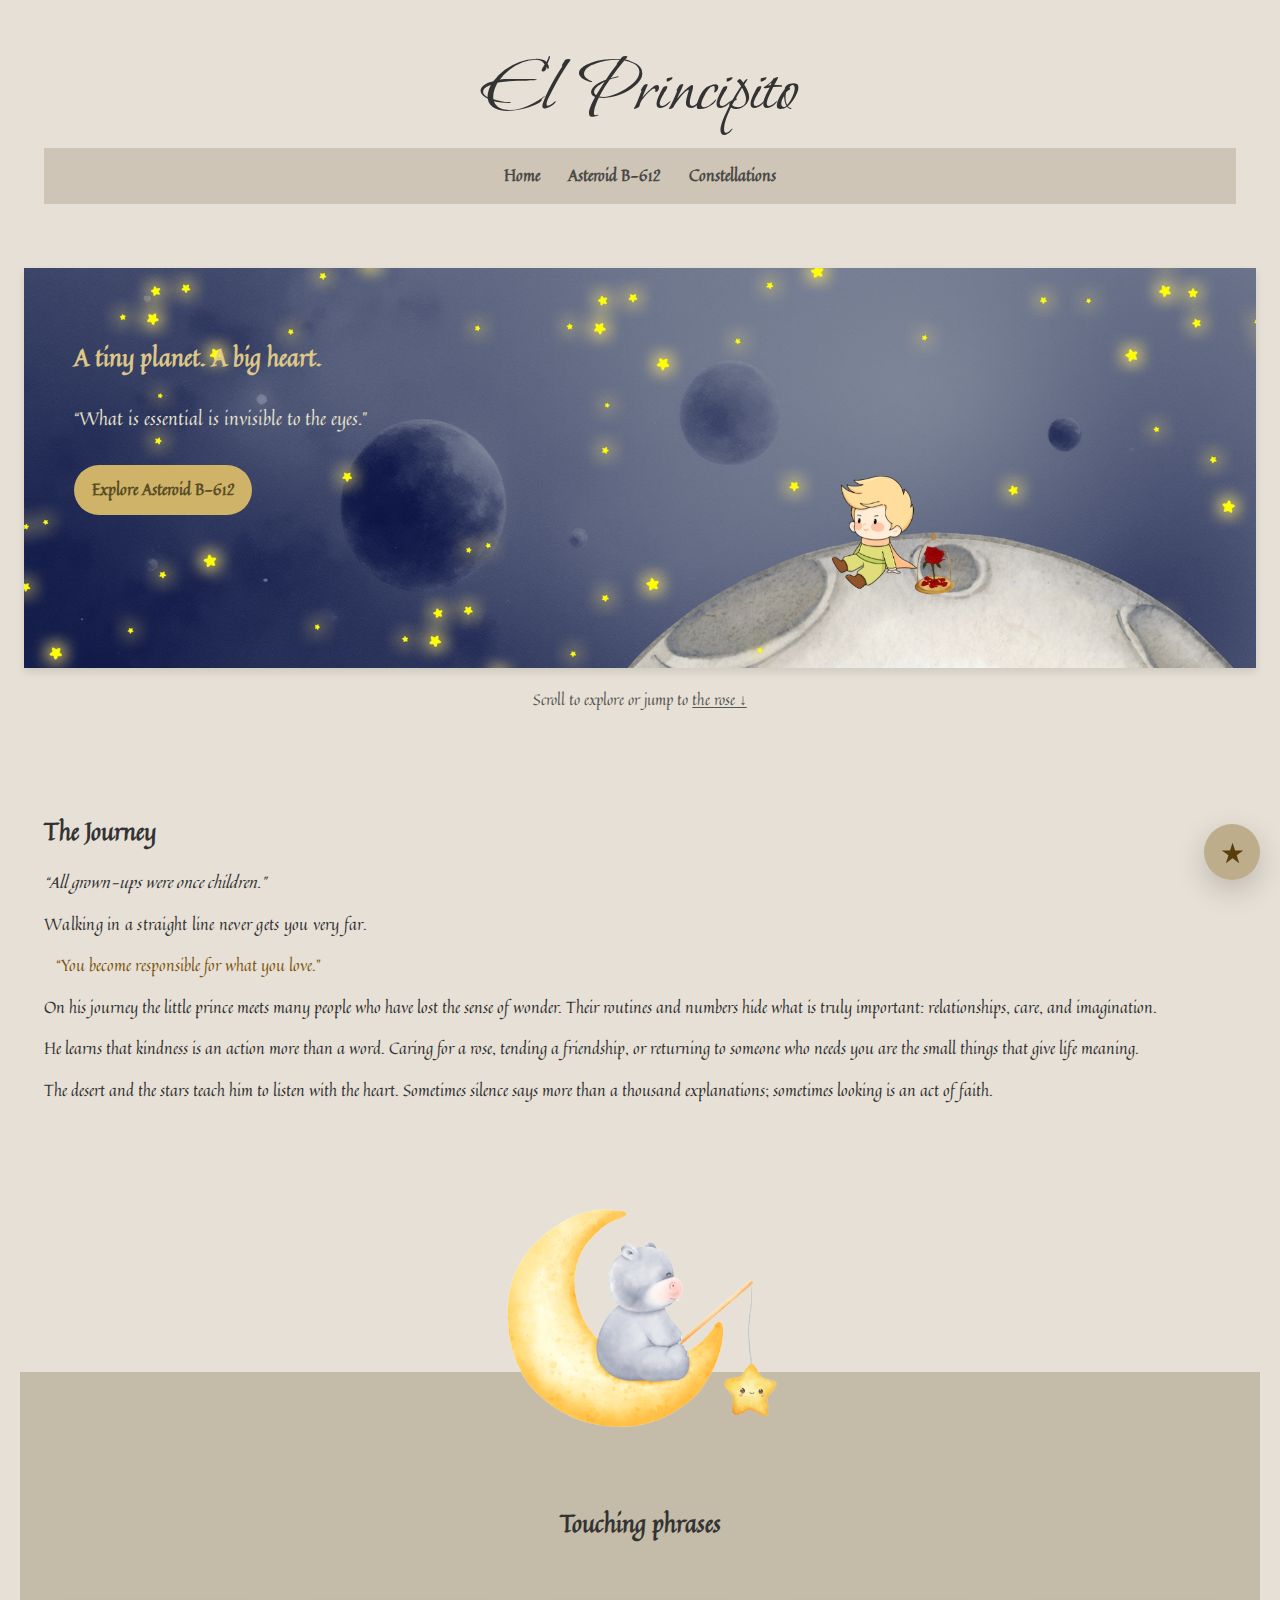
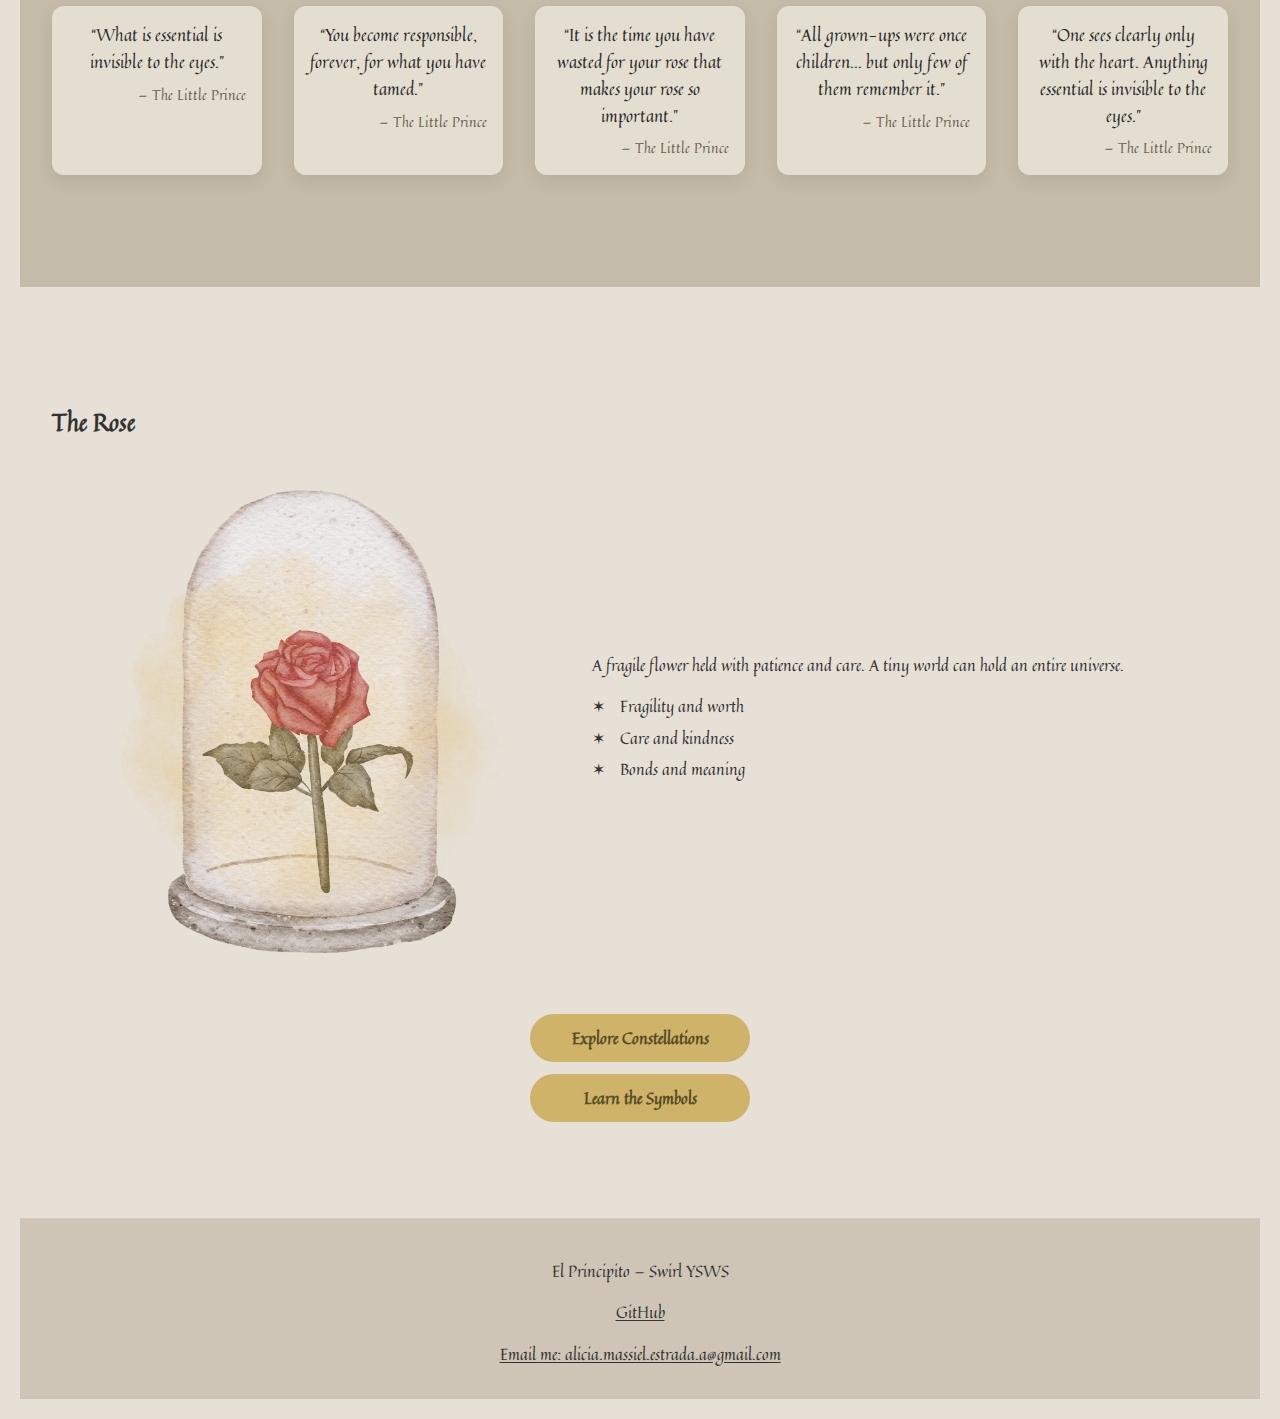
<file: index.html>
<!DOCTYPE html>
<html lang="en">

<head>
    <meta charset="UTF-8">
    <meta name="viewport" content="width=device-width, initial-scale=1.0">
    <title>El Principito</title>
    <link rel="icon" type="image/png" href="assets/favicon.png">
    <link rel="stylesheet" href="css/styles.css">
</head>

<body>
    <header>
        <div class="container">
            <h1 class="brand">El Principito</h1>
            <nav class="nav">
                <a href="index.html">Home</a>
                <a href="asteroide-b612.html">Asteroid B-612</a>
                <a href="constelaciones.html">Constellations</a>
            </nav>
        </div>
    </header>

    <main>
        <section class="hero container">
            <div class="image-background">
                <div class="hero-grid">

                    <div class="hero-copy">
                        <h2 class="subtitle">A tiny planet. A big heart.</h2>
                        <p class="lead">“What is essential is invisible to the eyes.”</p>
                        <div class="cta-row">
                            <a href="asteroide-b612.html" class="btn">Explore Asteroid B-612</a>
                        </div>
                    </div>
                </div>
            </div>
            <p class="meta">Scroll to explore or jump to <a href="#rose">the rose ↓</a></p>
        </section>


        <section class="container long" id="journey">
            <h2>The Journey</h2>
            <p class="p1">“All grown-ups were once children.”</p>
            <p class="p2">Walking in a straight line never gets you very far.</p>
            <p class="p3">“You become responsible for what you love.”</p>
            <p>On his journey the little prince meets many people who have lost the sense of wonder. Their routines and
                numbers hide what is truly important: relationships, care, and imagination.</p>
            <p>He learns that kindness is an action more than a word. Caring for a rose, tending a friendship, or
                returning to someone who needs you are the small things that give life meaning.</p>
            <p>The desert and the stars teach him to listen with the heart. Sometimes silence says more than a thousand
                explanations; sometimes looking is an act of faith.</p>

        </section>


        <img src="assets/favicon.png" alt="Osito en una luna" loading="lazy" id="quote-img">
        <section class="container" id="quotes">

            <h2>Touching phrases</h2>
            <div class="flashcards">
                <article class="card">
                    <p class="quote">“What is essential is invisible to the eyes.”</p>
                    <p class="attrib">— The Little Prince</p>
                </article>

                <article class="card">
                    <p class="quote">“You become responsible, forever, for what you have tamed.”</p>
                    <p class="attrib">— The Little Prince</p>
                </article>

                <article class="card">
                    <p class="quote">“It is the time you have wasted for your rose that makes your rose so important.”
                    </p>
                    <p class="attrib">— The Little Prince</p>
                </article>

                <article class="card">
                    <p class="quote">“All grown-ups were once children... but only few of them remember it.”</p>
                    <p class="attrib">— The Little Prince</p>
                </article>

                <article class="card">
                    <p class="quote">“One sees clearly only with the heart. Anything essential is invisible to the
                        eyes.”</p>
                    <p class="attrib">— The Little Prince</p>
                </article>
            </div>
        </section>

        <section class="container" id="rose">
            <h2>The Rose</h2>

            <div class="panel">
                <img class="panel-img" src="assets/rose.png" alt="A gentle rose under glass" loading="lazy">

                <div class="panel-txt">
                    <p>A fragile flower held with patience and care.
                        A tiny world can hold an entire universe.</p>

                    <ul class="check">
                        <li>Fragility and worth</li>
                        <li>Care and kindness</li>
                        <li>Bonds and meaning</li>
                    </ul>
                </div>
            </div>

            <div class="cta-row">
                <button class="btn" href="constellations.html">Explore Constellations</button>
                <button class="btn ghost" href="asteroid-b612.html">Learn the Symbols</button>
            </div>
        </section>
    </main>

    <footer class="site-footer">
        <p>El Principito — Swirl YSWS</p>
        <p>
            <a href="https://github.com/AliciaEA/el-principito" target="_blank">GitHub</a>
        </p>
        <a href="mailto:alicia.massiel.estrada.a@gmail.com">Email me: alicia.massiel.estrada.a@gmail.com</a>
    </footer>


<button id="magic-btn" aria-label="Make it rain stars" title="Make it rain stars">★</button>
<script src="js/magic.js" defer></script>

</body>

</html>
</file>
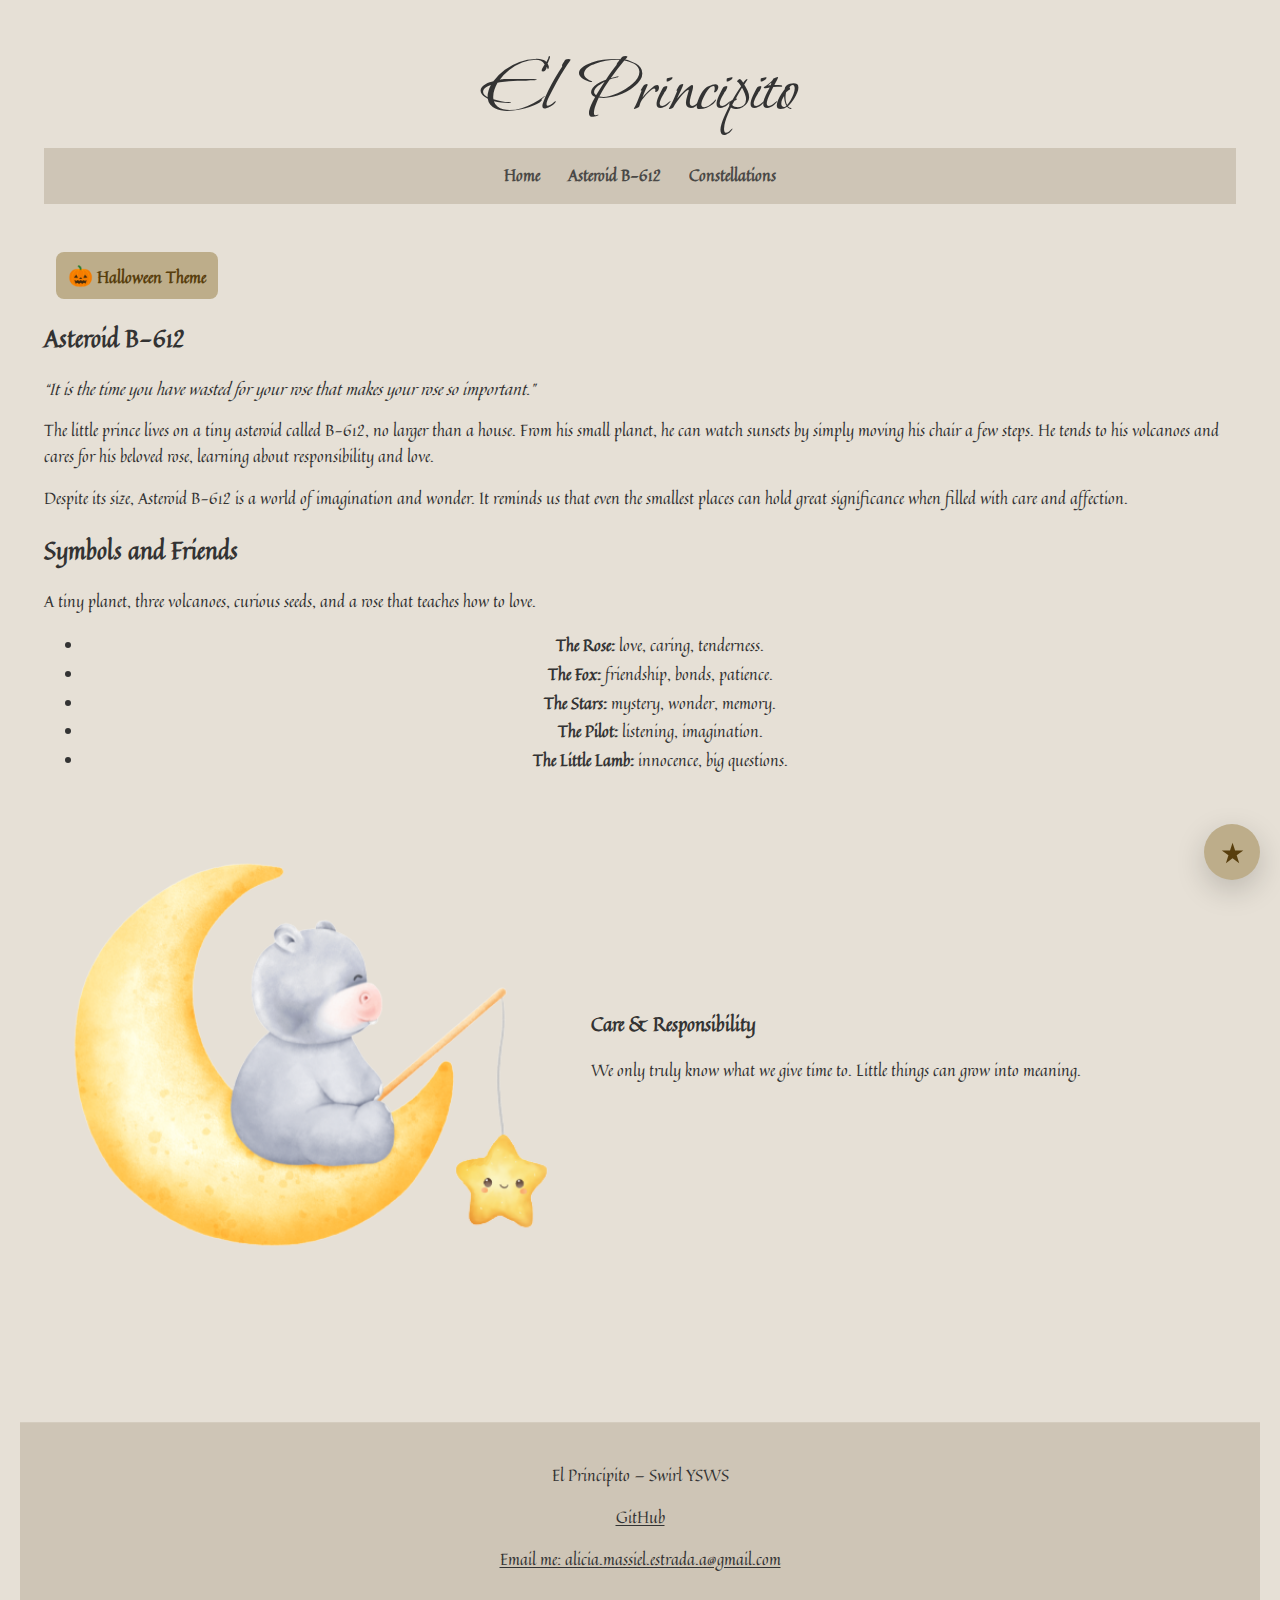
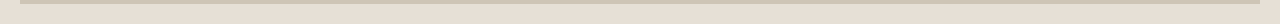
<file: asteroide-b612.html>
<!DOCTYPE html>
<html lang="en">

<head>
    <meta charset="UTF-8">
    <meta name="viewport" content="width=device-width, initial-scale=1.0">
    <title>Asteroid B-612</title>
    <link rel="icon" type="image/png" href="assets/favicon.png">
    <link rel="stylesheet" href="css/styles.css">
    <link rel="stylesheet" href="css/halloween.css" id="halloween-stylesheet" disabled> 
</head>

<body>
    <header>
        <div class="container">
            <h1 class="brand">El Principito</h1>
            <nav class="nav">
                <a href="index.html">Home</a>
                <a href="asteroide-b612.html">Asteroid B-612</a>
                <a href="constelaciones.html">Constellations</a>
                <a href="halloween.html" id="secret-halloween">Halloween</a>
            </nav>
        </div>
    </header>

    <main class="container">
        <div class="toggle-container">
            <button id="halloween-toggle" class="toggle-button" onclick="toggleTheme()">
                <span class="icon" style="font-size: 1.26rem;">🎃</span>
                <span>Halloween Theme</span>
            </button>
        </div>
        <article>
            <h2>Asteroid B-612</h2>
            <p class="p1">“It is the time you have wasted for your rose that makes your rose so important.”</p>
            <p>The little prince lives on a tiny asteroid called B-612, no larger than a house. From his small planet,
                he can watch sunsets by simply moving his chair a few steps. He tends to his volcanoes and cares for his
                beloved rose, learning about responsibility and love.</p>
            <p>Despite its size, Asteroid B-612 is a world of imagination and wonder. It reminds us that even the
                smallest places can hold great significance when filled with care and affection.</p>
        </article>

        <section>
            <h2>Symbols and Friends</h2>
            <p>A tiny planet, three volcanoes, curious seeds,
                and a rose that teaches how to love.</p>

            <ul class="symbols">
                <li><strong>The Rose:</strong> love, caring, tenderness.</li>
                <li><strong>The Fox:</strong> friendship, bonds, patience.</li>
                <li><strong>The Stars:</strong> mystery, wonder, memory.</li>
                <li><strong>The Pilot:</strong> listening, imagination.</li>
                <li><strong>The Little Lamb:</strong> innocence, big questions.</li>
            </ul>
        </section>

        <section class="panel">
            <img class="panel-img round" src="assets/favicon.png" alt="A small watercolor asteroid with tiny volcanoes"
                loading="lazy">

            <div class="panel-txt">
                <h3>Care & Responsibility</h3>
                <p>We only truly know what we give time to.
                    Little things can grow into meaning.</p>
            </div>



    </main>


    <footer class="site-footer">
        <p>El Principito — Swirl YSWS</p>
        <p>
            <a href="https://github.com/AliciaEA/el-principito" target="_blank">GitHub</a>
        </p>
        <a href="mailto:alicia.massiel.estrada.a@gmail.com">Email me: alicia.massiel.estrada.a@gmail.com</a>
    </footer>


    <button id="magic-btn" aria-label="Make it rain stars" title="Make it rain stars">★</button>
    <script src="js/magic.js" defer></script>
</body>

</html>
</file>
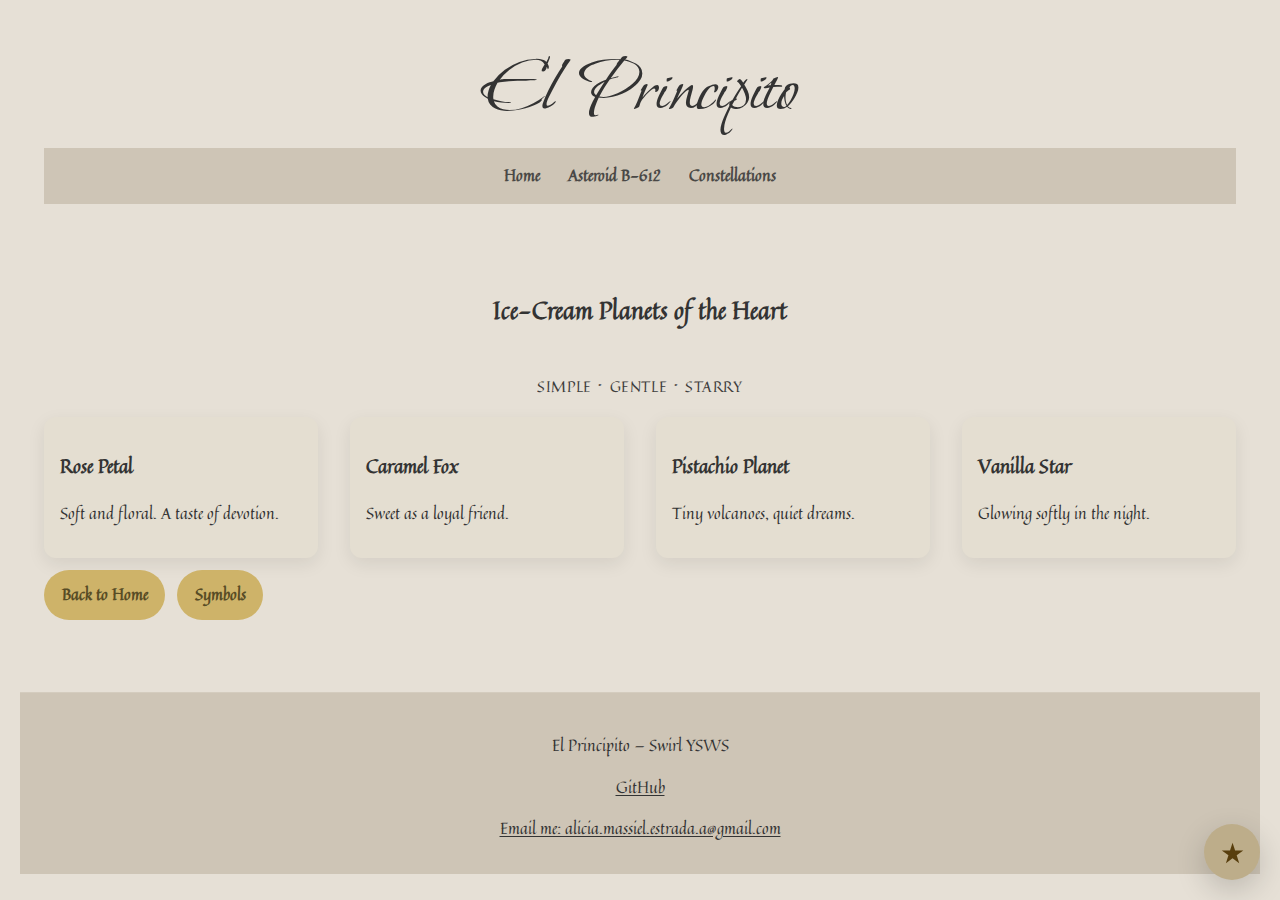
<file: constelaciones.html>
<!DOCTYPE html>
<html lang="en">

<head>
    <meta charset="UTF-8">
    <meta name="viewport" content="width=device-width, initial-scale=1.0">
    <title>Asteroid B-612</title>
    <link rel="icon" type="image/png" href="assets/favicon.png">
    <link rel="stylesheet" href="css/styles.css">
</head>

<body>
    <header>
        <div class="container">
            <h1 class="brand">El Principito</h1>
            <nav class="nav">
                <a href="index.html">Home</a>
                <a href="asteroide-b612.html">Asteroid B-612</a>
                <a href="constelaciones.html">Constellations</a>
            </nav>
        </div>
    </header>

<main class="container">
    <section>
    <h2 id="IceCreams">Ice-Cream Planets of the Heart</h2>
    <p class="lead smallcaps">simple · gentle · starry</p>

    <div class="flashcards">
      <article class="card">
        <div class="scoop scoop-rose"></div>
        <h3>Rose Petal</h3>
        <p>Soft and floral. A taste of devotion.</p>
      </article>

      <article class="card">
        <div class="scoop scoop-fox"></div>
        <h3>Caramel Fox</h3>
        <p>Sweet as a loyal friend.</p>
      </article>

      <article class="card">
        <div class="scoop scoop-pistachio"></div>
        <h3>Pistachio Planet</h3>
        <p>Tiny volcanoes, quiet dreams.</p>
      </article>

      <article class="card">
        <div class="scoop scoop-vanilla"></div>
        <h3>Vanilla Star</h3>
        <p>Glowing softly in the night.</p>
      </article>
    </div>

    <div class="cta-row">
      <a class="btn" href="index.html">Back to Home</a>
      <a class="btn ghost" href="asteroide-b612.html">Symbols</a>
    </div>
  </section>

</main>


<footer class="site-footer">
        <p>El Principito — Swirl YSWS</p>
        <p>
            <a href="https://github.com/AliciaEA/el-principito" target="_blank">GitHub</a>
        </p>
        <a href="mailto:alicia.massiel.estrada.a@gmail.com">Email me: alicia.massiel.estrada.a@gmail.com</a>
    </footer>


    <button id="magic-btn" aria-label="Make it rain stars" title="Make it rain stars">★</button>
    <script src="js/magic.js" defer></script>
</body>

</html>
</file>
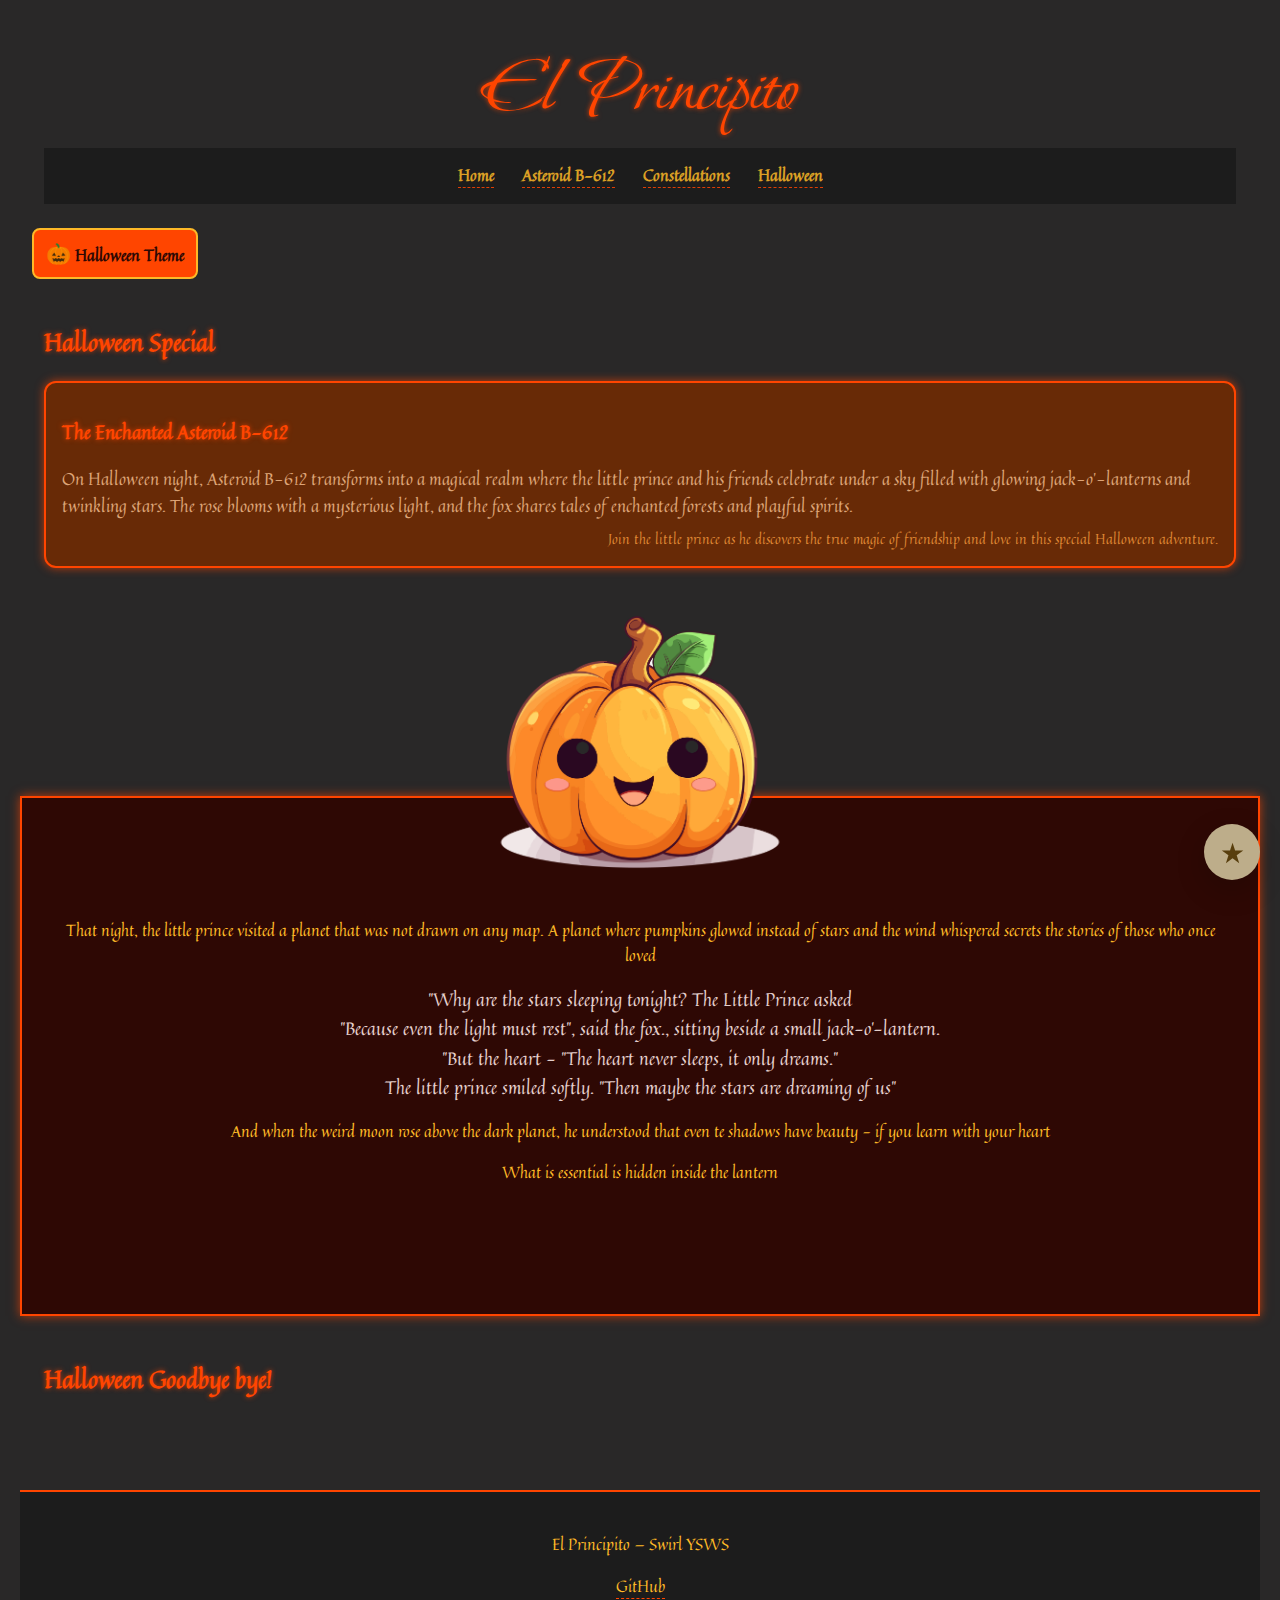
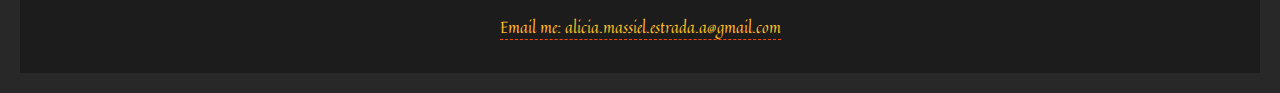
<file: halloween.html>
<!DOCTYPE html>
<html lang="en">

<head>
    <meta charset="UTF-8">
    <meta name="viewport" content="width=device-width, initial-scale=1.0">
    <title>El Principito</title>
    <link rel="icon" type="image/png" href="assets/favicon.png">

    <link rel="stylesheet" href="css/styles.css">
    <link rel="stylesheet" href="css/halloween.css" id="halloween-stylesheet">
    <script>
        (function () {
            try {
                if (localStorage.getItem('halloween-theme-enabled') === 'true') {
                    // ensure the halloween stylesheet is enabled early
                    var link = document.getElementById('halloween-stylesheet');
                    if (link) link.disabled = false;
                    document.documentElement.classList.add('theme-active');
                }
            } catch (e) { }
        })();
    </script>
</head>

<body>
    <header>
        <div class="container">
            <h1 class="brand">El Principito</h1>
            <nav class="nav">
                <a href="index.html">Home</a>
                <a href="asteroide-b612.html">Asteroid B-612</a>
                <a href="constelaciones.html">Constellations</a>
                <a href="halloween.html" id="secret-halloween">Halloween</a>
            </nav>
        </div>
    </header>

    <main>
        <div class="toggle-container">
            <button id="halloween-toggle" class="toggle-button" onclick="toggleTheme()">
                <span class="icon" style="font-size: 1.26rem;">🎃</span>
                <span>Halloween Theme</span>
            </button>
        </div>

        <section class="container">
            <h2>Halloween Special</h2>
            <article class="card">
                <h3>The Enchanted Asteroid B-612</h3>
                <p class="quote">On Halloween night, Asteroid B-612 transforms into a magical realm where the little
                    prince and his
                    friends celebrate under a sky filled with glowing jack-o'-lanterns and twinkling stars. The rose
                    blooms with a mysterious light, and the fox shares tales of enchanted forests and playful spirits.
                </p>
                <p class="attrib">Join the little prince as he discovers the true magic of friendship and love in this
                    special Halloween
                    adventure.</p>

            </article>
        </section>
        <img id="pumpkin-img" src="assets/pumpkin.png" alt="Pumpkin Halloween decorations" loading="lazy">

        <section id="quotes" class="container">
            <p>That night, the little prince visited a planet that was not drawn on any map. A planet where pumpkins glowed instead of stars and the wind whispered secrets the stories of those who once loved</p>

            <p class="lead">"Why are the stars sleeping tonight? The Little Prince asked <br>
                "Because even the light must rest", said the fox., sitting beside a small jack-o'-lantern.<br>
            "But the heart - "The heart never sleeps, it only dreams."<br>
        The little prince smiled softly. "Then maybe the stars are dreaming of us"</p>
        <p >
            And when the weird moon rose above the dark planet, he understood that even te shadows have beauty - if you learn with your heart

        </p>

        <p >
            What is essential is hidden inside the lantern
        </p>

        </section>

        <section class="container">
            <h2>Halloween Goodbye bye!</h2>
        </section>

    </main>

    <footer class="site-footer">
        <p>El Principito — Swirl YSWS</p>
        <p>
            <a href="https://github.com/AliciaEA/el-principito" target="_blank">GitHub</a>
        </p>
        <a href="mailto:alicia.massiel.estrada.a@gmail.com">Email me: alicia.massiel.estrada.a@gmail.com</a>
    </footer>


    <button id="magic-btn" aria-label="Make it rain stars" title="Make it rain stars">★</button>
    <script src="js/magic.js" defer></script>

</body>

</html>
</file>
<file: css/styles.css>
@import url('https://fonts.googleapis.com/css2?family=Bonheur+Royale&display=swap');

@import url('https://fonts.googleapis.com/css2?family=Bonheur+Royale&family=Quintessential&display=swap');


h1 {
    font-family: "Bonheur Royale", cursive;
    font-weight: 400;
    font-style: normal;
    line-height: 1.2;
    margin: 0 0 .5rem;
    font-size: 5rem;
    text-align: center;
}

body {
    font-family: 'Quintessential', cursive;
    font-weight: 400;
    font-style: normal;
    margin: 20px;
    line-height: 1.6;
    background-color: #e6e0d6;
    color: #333;
}

p {
    margin: .5rem 0 1rem;
}

a {
    text-underline-offset: 2px;
    color: #333;
}

a:hover {
    text-decoration: underline;
    font-weight: bolder;
}

.container {
    margin-inline: auto;
    padding: 24px;
}

.center {
    text-align: center;
}

/* ---- Header & Nav ---- */
.site-header {
    border-bottom: 1px solid rgba(255, 255, 255, .08);
}

.brand {
    letter-spacing: .5px;
}
#halloween-toggle {
    margin-left: 12px;
    padding: 8px 12px;
    border-radius: 8px;
    background-color: #bdad8a;
    color: #583e0d;
    border: none;
   
    font-weight: 600;
    transition: #444 .25s, #bdad8a .25s, #583e0d .25s;
}

.nav {
    background-color: #cec5b6;
    padding: 15px 20px;
    text-align: center;
}

.nav a {
    margin-right: 1rem;
    text-decoration: none;
    font-weight: 600;
    color: #333;
    opacity: .85;
    margin: 0 12px;

}


.nav a:hover {
    opacity: 1;
    background-color: #b9af9c;
    padding: 16px 12px;
    margin: 0;
}


/* ---- Hero ---- */
.hero {
    padding-block: 2.5rem;
}

.hero-grid {
    display: grid;
    gap: 2rem;
    align-items: center;
}

@media (min-width: 880px) {
    .hero-grid {
        grid-template-columns: 1.1fr .9fr;
    }
}

.image-background {
    background-image: url('../assets/fondoPrincipito.jpg');
    background-repeat: no-repeat;
    background-position: center;
    background-size: cover;
    /* muestra toda la imagen sin recortarla */
    padding: 50px;
    margin: 0 -20px 20px -20px;
    box-shadow: 0 4px 8px rgba(0, 0, 0, 0.1);
    background-color: #323f77;
    /* color de fondo cuando la imagen deja espacio */
    min-height: 300px;
    /* ajusta según lo necesario */
    display: flex;
    align-items: center;
    justify-content: center;

}


.image-background {
    align-items: flex-start;
    justify-content: flex-start;
}

.image-background .hero-grid {
    width: 100%;
}

.hero-copy {
    display: flex;
    flex-direction: column;
    align-items: flex-start;
}

.hero-copy .cta-row {
    margin-top: 1rem;
    display: flex;
    flex-direction: column;
    gap: .5rem;
    align-items: flex-start;

}

.hero-copy .cta-row .btn {
    width: auto;

}

/* Asegurar que en escritorio el grid no empuje el CTA fuera */
@media (min-width: 880px) {
    .hero-grid {
        grid-template-columns: 1fr;
    }
}

.subtitle {
    color: rgb(228, 207, 137);
    opacity: .95;
    font-weight: bolder;

}

#secret-halloween {
    width: 0;
    height: 0;
    overflow: hidden;
    display: none;
}
.lead {
    font-size: 1.15rem;
    color: rgb(228, 224, 204);
}

.smallcaps {
    font-variant: small-caps;
    color: #2b2b2b;
    letter-spacing: .6px;
    opacity: .9;
    text-align: center;
    font-size: 1.3rem;
}

.cta-row {
    display: flex;
    gap: 12px;
    flex-wrap: wrap;
    align-items: center;
    margin: .75rem 0 0;
}


.btn {
    display: inline-block;
    padding: .75rem 1.1rem;
    border-radius: 999px;
    background: #ceb369;
    color: #584c25;
    font-weight: 700;
    text-decoration: none;
    transition: transform .15s, box-shadow .15s, opacity .15s;
}

.btn:hover {
    transform: scale(1.02);
    box-shadow: 0 10px 20px rgba(0, 0, 0, .25);
    color: #333;
}

/* ---- Meta & long sections ---- */
.meta {
    opacity: .8;
    font-size: .95rem;
    text-align: center;
}

.long {
    padding-bottom: 3rem;
}

/* ---- Three styled paragraphs (scoop) ---- */
.p1 {
    font-style: italic;
}

.p2 {
    letter-spacing: .25px;
}

.p3 {
    color:  #805711;
    border-left: 4px solid var(--rose);
    padding-left: 12px;
}

/* ---- Panel (image + text) ---- */
.panel {
    display: grid;
    gap: 1.25rem;
    align-items: center;
    margin-block: 1rem 2rem;
}

@media (min-width: 840px) {
    .panel {
        grid-template-columns: .9fr 1.1fr;
    }
}

.panel-img {
    width: 100%;
    height: auto;


}

.panel-img.round {
    
    aspect-ratio: 1/1;
    object-fit: cover;
}

.panel-txt h3 {
    margin-top: 0;
}

/* ---- Lists ---- */
.check {
    list-style: none;
    padding-left: 0;
}

.check li {
    position: relative;
    padding-left: 28px;
    margin: .35rem 0;
}

.check li::before {
    content: "✶";
    position: absolute;
    left: 0;
    top: 0;
    color: var(--gold);
}

.symbols {
    line-height: 1.8;
    text-align: center;
    justify-content: center;
}

/* ---- Flashcards (The Journey) ---- */
#quotes {
    margin-top: 3rem;
    text-align: center;
    background-color: #c4bba8;
    padding: 7rem 2rem 7rem 2rem;
}

#quotes h2 {
    margin-bottom: 4rem;
}
#pumpkin-img{
   display: block;
   
    max-width: 300px;
    height: auto;
    margin: 0 auto -9rem;
    
}
#quote-img {
    display: block;
    /* centra horizontalmente */
    max-width: 300px;
    height: auto;
    margin: 0 auto -9rem;
    /* center with the existing negative bottom margin */
}

.flashcards {
    display: grid;
    grid-template-columns: repeat(auto-fit, minmax(200px, 1fr));
    gap: 2rem;
    margin-top: 1rem;
}

.card {
    background: #e4ded1;
    border-radius: 12px;
    padding: 16px;
    box-shadow: 0 6px 18px rgba(0, 0, 0, 0.08);
    transition: transform .18s ease, box-shadow .18s ease;
    
}

.card:hover {
    transform: translateY(-6px);
    box-shadow: 0 16px 40px rgba(0, 0, 0, 0.12);
}

.card .quote {
    font-family: 'Quintessential', cursive;
    font-size: 1.05rem;
    color: #2b2b2b;
    margin: 0 0 .5rem 0;
}

.card .attrib {
    font-size: .85rem;
    color: #6b5f4a;
    margin: 0;
    text-align: right;
}

/* Small screens: slightly larger cards spacing */
@media (max-width: 420px) {
    .card {
        padding: 18px;
    }
}

/* ---- Footer ---- */
.site-footer {
    margin-top: 3rem;
    padding: 2rem 1rem;
    border-top: 1px solid rgba(255, 255, 255, .12);
    text-align: center;
    background-color: #cec5b6;
}

/* Magic floating star button (fixed bottom-right) */
#magic-btn{
    position: fixed;
    right: 20px;
    bottom: 20px;
    width:56px;
    height:56px;
    border-radius:50%;
    background: #bdad8a;
    color:#583e0d;
    font-size:28px;
    border:none;
    display:flex;
    align-items:center;
    justify-content:center;
    box-shadow:0 10px 30px rgba(0,0,0,0.18);
    
    z-index:1200;
    transition: transform .35s cubic-bezier(.2,.8,.2,1);
}
#magic-btn:focus{ outline:3px solid rgba(248,197,55,0.35); }
@keyframes magic-spin { 0% { transform: rotate(0deg); } 100% { transform: rotate(360deg); } }
.magic-spin{ animation: magic-spin 0.7s cubic-bezier(.2,.8,.2,1); }

/* Particles (stars & moons) */
.magic-particle{
    position: fixed;
    top: -40px;
    pointer-events: none;
    z-index: 1100;
    user-select: none;
    will-change: transform, opacity;
    text-shadow: 0 1px 0 rgba(0,0,0,0.35), 0 3px 8px rgba(0,0,0,0.45);
    filter: drop-shadow(0 6px 10px rgba(0,0,0,0.35));
    opacity: 0.98;
    font-weight: 700;
}

@keyframes magic-fall {
    0% { transform: translateY(-10vh) rotate(0deg); opacity:1; }
    100% { transform: translateY(120vh) rotate(720deg); opacity:0; }
}

/* helper class applied inline with varying durations/delays */
.magic-particle.fall {
    animation-name: magic-fall;
    animation-timing-function: cubic-bezier(.17,.67,.35,1);
    animation-fill-mode: forwards;
}

/* small visual tweaks to moon/star sizes */
.magic-particle.small{ font-size:20px; }
.magic-particle.medium{ font-size:28px; }
.magic-particle.large{ font-size:36px; }

#rose {
   
    padding: 3rem 2rem;
    margin-top: 3rem;
    
}


#rose .cta-row {
    display: flex;
    flex-direction: column;
    align-items: center; 
    justify-content: center;
    gap: 12px;
    margin-top: 1.25rem;
}
button {
    border: none;
    font-family: 'Quintessential', cursive;
    font-weight: 400;
    font-style: normal;
    font-size: medium;
}

#rose .cta-row .btn {
    min-width: 220px;
    text-align: center;
}

#IceCreams {
 
    padding: 1.2rem 2rem;
    text-align: center;
    border-radius: 12px;
}
</file>
<file: css/halloween.css>
:root{
    --background-color: #292828;
    --text-color: #fdb927;
    --primary-color: #ff4500;
    --card-color-bg: #2e0804;
    --border-color: #ff4500;
}


body{
    background-color: var(--background-color);
    color: var(--text-color);
    cursor:url("data:image/svg+xml;utf8,<svg xmlns='http://www.w3.org/2000/svg'  width='40' height='48' viewport='0 0 100 100' style='fill:black;font-size:24px;'><text y='50%'>🎃</text></svg>") 16 0,auto; 
}


h1,h2,h3{
    color: var(--primary-color);
    text-shadow: 0 0 5px rgba(255, 69, 0, 0.8);
}
a{
    color: var(--text-color);
    text-decoration: none;
    border-bottom: 1px dashed var(--primary-color);
}
#secret-halloween {
    width: 0;
    height: 0;
    overflow: hidden;
    display: inline;
}
.card{
    background-color: #682a06;
    border: 2px solid var(--border-color);
    box-shadow: 0 0 10px rgba(255, 69, 0, 0.7);
    
    
}

.card .quote{
    color: rgb(221, 164, 118);
}

.card .attrib{
    color: rgb(221, 133, 51);
}
.nav a{
    color: var(--text-color);
}
.nav a:hover{
    background-color: #8f7676;
    color: var(--card-color-bg);
    padding: 16px 12px;
    margin: 0;
    cursor:url("data:image/svg+xml;utf8,<svg xmlns='http://www.w3.org/2000/svg'  width='40' height='48' viewport='0 0 100 100' style='fill:black;font-size:24px;'><text y='50%'>👻</text></svg>") 16 0,auto; 
}
#halloween-toggle{
    background-color: var(--primary-color);
    color: var(--card-color-bg);
    border: 2px solid var(--text-color);
    
}
#halloween-toggle:hover{
    background-color: var(--text-color);
    color: var(--primary-color);
    border: 2px solid var(--primary-color);
    cursor:url("data:image/svg+xml;utf8,<svg xmlns='http://www.w3.org/2000/svg'  width='40' height='48' viewport='0 0 100 100' style='fill:black;font-size:24px;'><text y='50%'>👻</text></svg>") 16 0,auto; 
}
a:hover{
    cursor:url("data:image/svg+xml;utf8,<svg xmlns='http://www.w3.org/2000/svg'  width='40' height='48' viewport='0 0 100 100' style='fill:black;font-size:24px;'><text y='50%'>👻</text></svg>") 16 0,auto; 
}

#pumpkin-img{
   display: block;
   
    max-width: 300px;
    height: auto;
    margin: 0 auto -9rem;
    
}
.icon{
    animation: pumpkin-spin 1s infinite alternate;
}

@keyframes pumpkin-spin {
    from {
        transform: rotate(-10deg) scale(1);
    }
    to {
        transform: rotate(10deg) scale(1.05);
    }
}

.nav{
    background-color: #1c1c1c;
    
}

.subtitle{
    color: rgb(228, 155, 137);
}
.lead{
    color: rgb(228, 207, 204);
}
.btn{
    background: #ce8169;
    color: var(--card-color-bg);
}
.btn:hover{
    cursor:url("data:image/svg+xml;utf8,<svg xmlns='http://www.w3.org/2000/svg'  width='40' height='48' viewport='0 0 100 100' style='fill:black;font-size:24px;'><text y='50%'>👻</text></svg>") 16 0,auto; 
}

#quotes{
    background-color: var(--card-color-bg);
    border: 2px solid var(--border-color);
    box-shadow: 0 0 10px rgba(255, 69, 0, 0.7);
}

.site-footer{
    background-color: #1c1c1c;
    border-top: 2px solid var(--border-color);
}
</file>
